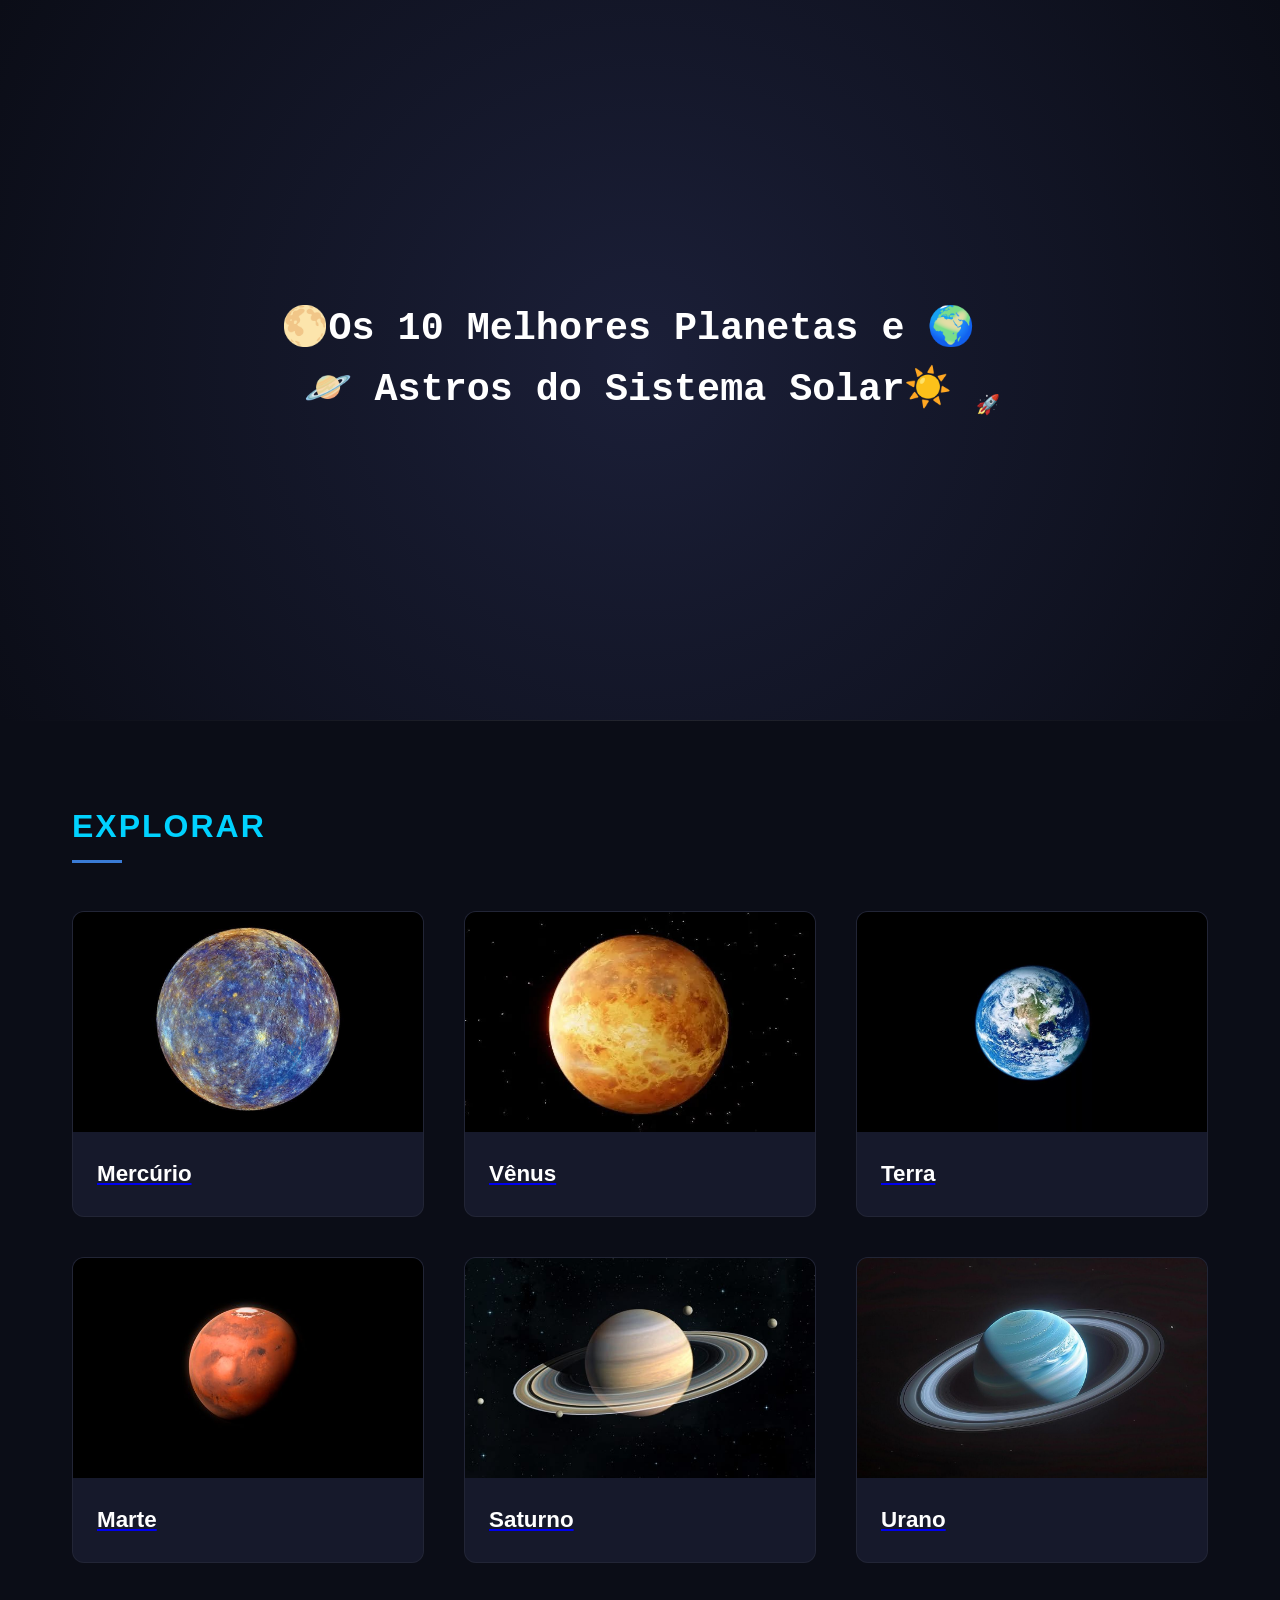
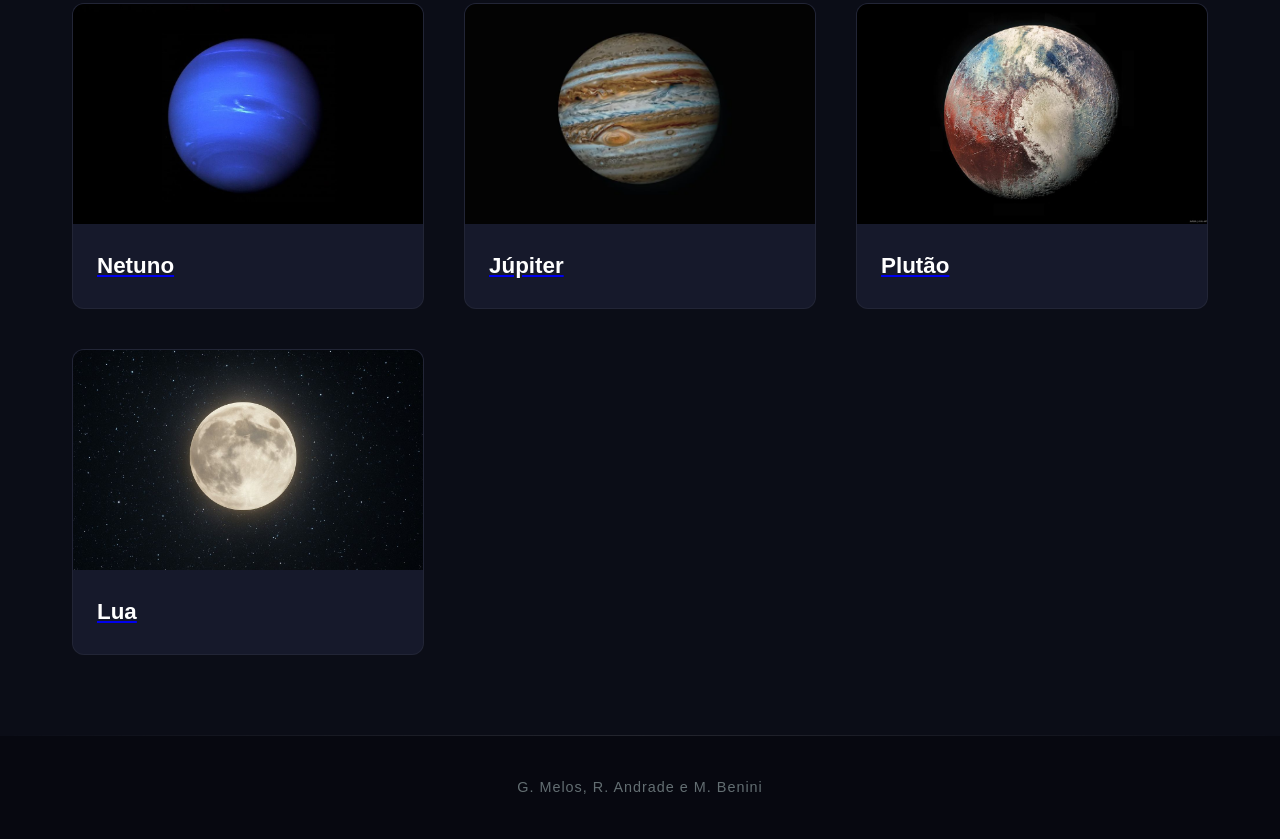
<file: frontend/index.html>
<!DOCTYPE html>
<html lang="pt-BR">
<head>
    <meta charset="UTF-8">
    <meta name="viewport" content="width=device-width, initial-scale=1.0">
    <title>Planetas e Astros</title>
    <link rel="stylesheet" href="style/style.css">
</head>
<body>
    <header class="cabecalho">
        <h1 class="titulo">🌕Os 10 Melhores Planetas e 🌍<br>🪐 Astros do Sistema Solar☀️</h1><br><br><br>🚀
    </header>
    
    <hr class="linhaC">
    
    <main id="explorar">
        <section class="explorar">
            <span class="subtitulo">Explorar</span>
            <div class="linha-pequena"></div>
            
            <div class="cards">
                <!-- Mercúrio -->
                <a href="../pages/mercurio.html" class="card">
                    <img src="img/mercur.jpg" alt="Mercúrio">
                    <div class="card-conteudo">
                        <h3>Mercúrio</h3>
                    </div>
                </a>

                <!-- Vênus -->
                <a href="../pages/venus.html" class="card">
                    <img src="img/venus.jpg" alt="Vênus">
                    <div class="card-conteudo">
                        <h3>Vênus</h3>
                    </div>
                </a>

                <!-- Terra -->
                <a href="../pages/terra.html" class="card">
                    <img src="img/terra.jpg" alt="Terra">
                    <div class="card-conteudo">
                        <h3>Terra</h3>
                    </div>
                </a>

                <!-- Marte -->
                <a href="../pages/marte.html" class="card">
                    <img src="img/marte.jpg" alt="Marte">
                    <div class="card-conteudo">
                        <h3>Marte</h3>
                    </div>
                </a>

                <!-- Saturno -->
                <a href="../pages/saturno.html" class="card">
                    <img src="img/saturno.jpg" alt="Saturno">
                    <div class="card-conteudo">
                        <h3>Saturno</h3>
                    </div>
                </a>

                <!-- Urano -->
                <a href="../pages/urano.html" class="card">
                    <img src="img/urano.jpg" alt="Urano">
                    <div class="card-conteudo">
                        <h3>Urano</h3>
                    </div>
                </a>

                <!-- Netuno -->
                <a href="../pages/netuno.html" class="card">
                    <img src="img/netuno.jpg" alt="Netuno">
                    <div class="card-conteudo">
                        <h3>Netuno</h3>
                    </div>
                </a>

                <!-- Júpiter -->
                <a href="../pages/jupiter.html" class="card">
                    <img src="img/jupiter.webp" alt="Júpiter">
                    <div class="card-conteudo">
                         <h3>Júpiter</h3>
                    </div>
                </a>

                <!-- Plutão -->
                <a href="../pages/plutao.html" class="card">
                    <img src="img/plutao.jpg" alt="Plutão">
                    <div class="card-conteudo">
                        <h3>Plutão</h3>
                    </div>
                </a>

                <!-- Lua -->
                <a href="../pages/lua.html" class="card">
                    <img src="img/lua.jpg" alt="Lua">
                    <div class="card-conteudo">
                        <h3>Lua</h3>
                    </div>
                </a>
            </div>
        </section>
    </main>
    
    <hr>
    
    <footer class="rodape">
        <p class="texto1">G. Melos, R. Andrade e M. Benini</p>
    </footer>
</body>
</html>
</file>
<file: frontend/style/style.css>
* {
    margin: 0;
    padding: 0;
    box-sizing: border-box;
}

body {
    font-family: 'Segoe UI', Roboto, Helvetica, Arial, sans-serif;
    background-color: #0b0d17;
    color: #ffffff;
    line-height: 1.6;
    overflow-x: hidden;
}

.cabecalho {
    position: relative;
    min-height: 80vh;
    display: flex;
    align-items: center;
    justify-content: center;
    text-align: center;
    padding: 2rem;
    background: radial-gradient(circle, #1b1f38 0%, #0b0d17 100%);
    background-size: cover;
    background-position: center;
    font-family:monospace, 'Franklin Gothic Medium', 'Arial Narrow', Arial, sans-serif;
    font-size: larger;
}

hr, .linhaC {
    border: none;
    height: 1px;
    background: linear-gradient(90deg, transparent, rgba(255, 255, 255, 0.1), transparent);
    margin: 0;
}

#explorar {
    padding: 5rem 2rem;
    max-width: 1200px;
    margin: 0 auto;
}

.explorar .subtitulo {
    font-size: 2rem;
    font-weight: 700;
    letter-spacing: 2px;
    text-transform: uppercase;
    color: #00d2ff;
    display: block;
}

.linha-pequena {
    width: 50px;
    height: 3px;
    background-color: #3a7bd5;
    margin: 0.5rem 0 3rem 0;
}

.cards {
    display: grid;
    grid-template-columns: repeat(auto-fit, minmax(280px, 1fr));
    gap: 2.5rem;
}

.card {
    background-color: #16192b;
    border-radius: 12px;
    overflow: hidden;
    cursor: pointer;
    transition: transform 0.3s ease, box-shadow 0.3s ease;
    border: 1px solid rgba(255, 255, 255, 0.05);
    display: flex;
    flex-direction: column;
}

.card:hover {
    transform: translateY(-8px);
    box-shadow: 0 12px 24px rgba(0, 210, 255, 0.15);
    border-color: rgba(0, 210, 255, 0.3);
}

.card img {
    width: 100%;
    height: 220px;
    object-fit: cover;
    background-color: #0f1120;
    transition: transform 0.3s ease;
}

.card:hover img {
    transform: scale(1.05);
}

.card-conteudo {
    padding: 1.5rem;
    flex-grow: 1;
    display: flex;
    flex-direction: column;
    justify-content: space-between;
}

.card-conteudo h3 {
    font-size: 1.4rem;
    color: #ffffff;
    font-weight: 600;
}

.card:hover .linha-card {
    width: 100%;
}

.rodape {
    padding: 2.5rem 2rem;
    text-align: center;
    background-color: #070810;
}

.rodape .texto1 {
    font-size: 0.9rem;
    color: #636e72;
    letter-spacing: 1px;
}

@media (max-width: 768px) {
    .hero-content h1 {
        font-size: 2.2rem;
    }
    
    .hero-content p {
        font-size: 1.1rem;
    }

    #explorar {
        padding: 3rem 1.5rem;
    }
}
</file>
